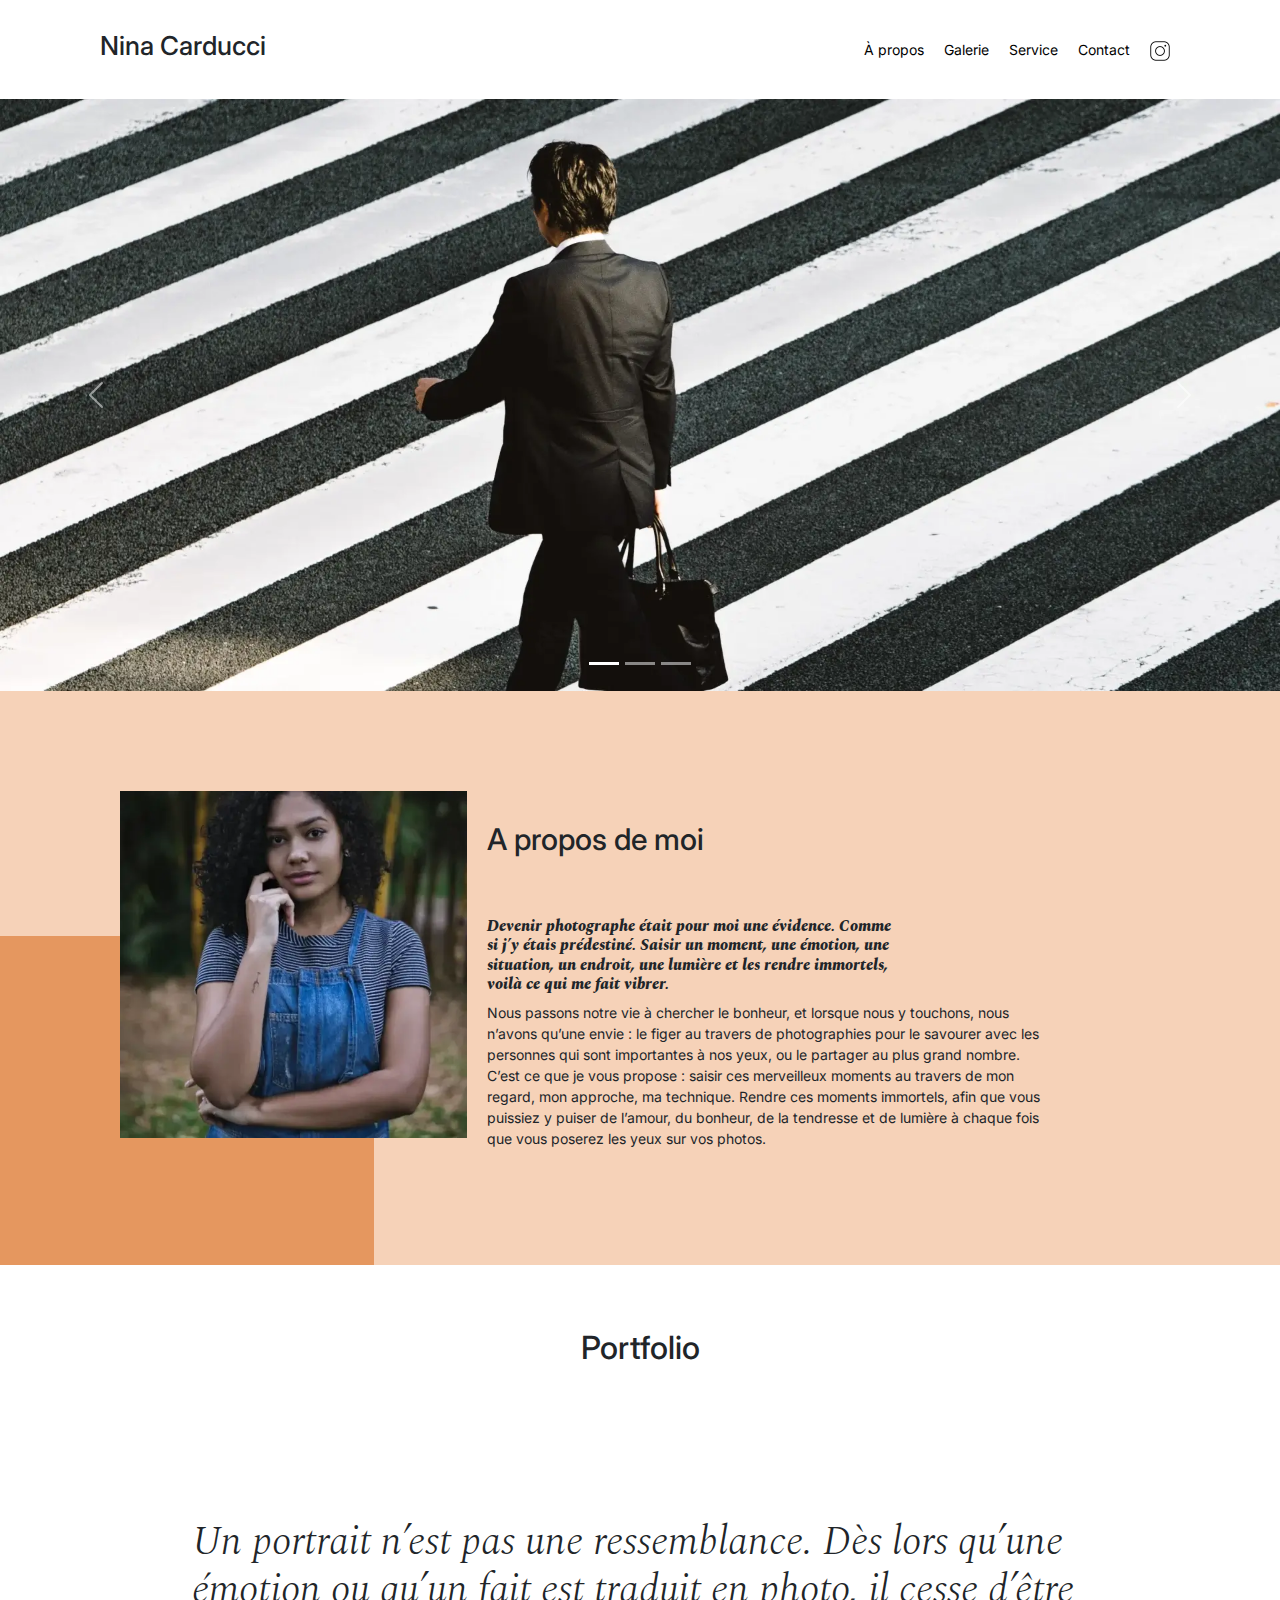
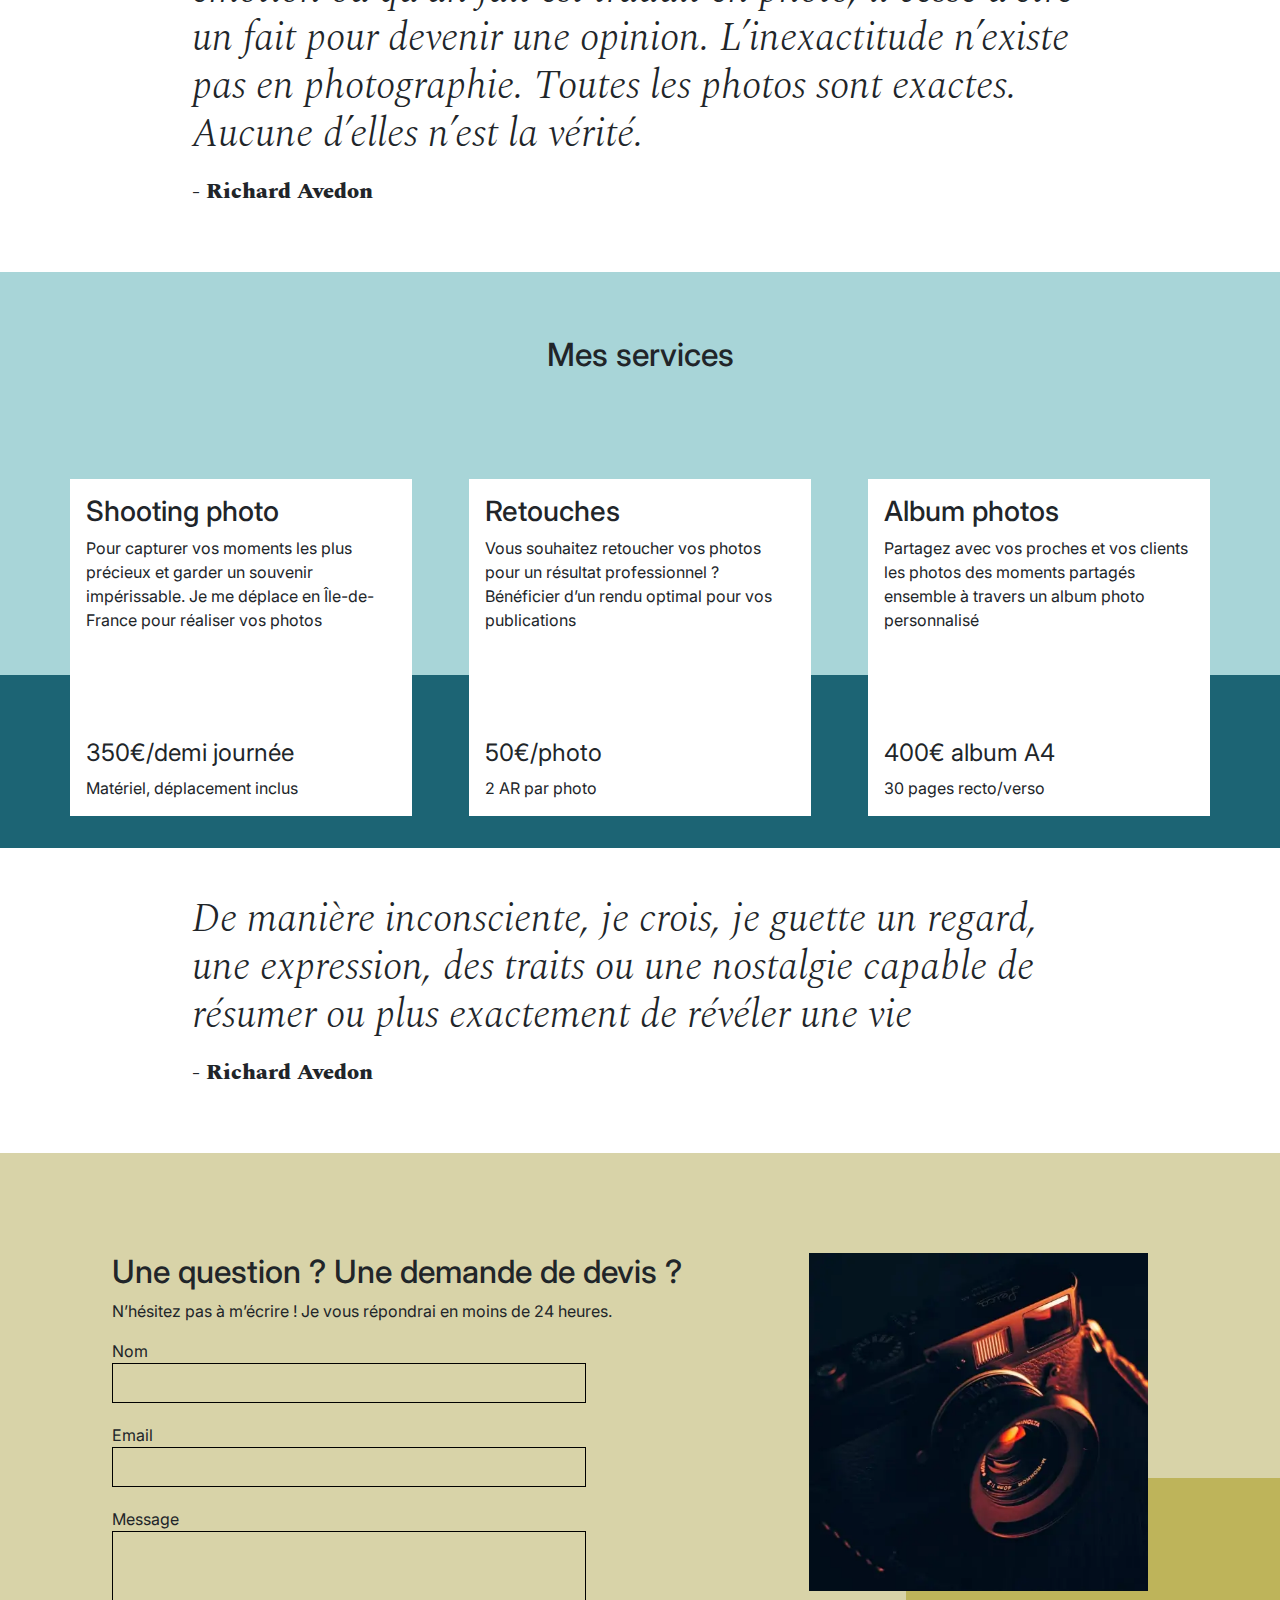
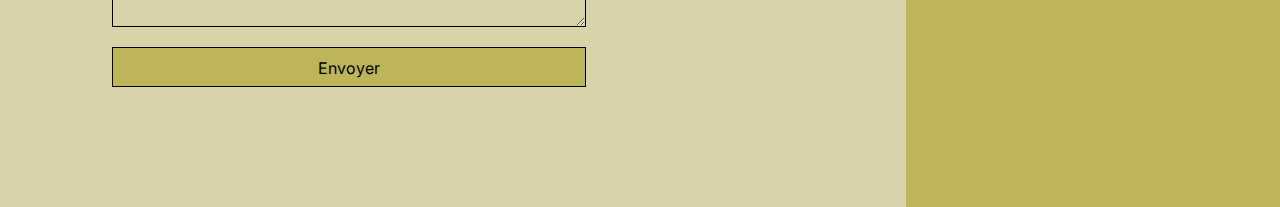
<file: index.html>
<!DOCTYPE html>
<html lang="fr">
<head>
	<meta charset="UTF-8">
	<meta name="viewport" content="width=device-width, initial-scale=1.0">
	<meta name="description" content="Nina Carducci, photographe professionnelle à Bordeaux, capture vos instants précieux avec authenticité et émotion. Mariages, portraits, événements." />

	<meta property="og:site_name" content="Nina Carducci Photographe">
	<meta property="og:type" content="website">
	<meta property="og:url" content="https://ninacarducci.github.io/"> 
	<meta property="og:title" content="Nina Carducci, photographe à Bordeaux- Portfolio">
	<meta property="og:description" content="Nina Carducci, photographe professionnelle à Bordeaux, capture vos instants précieux avec authenticité et émotion. Mariages, portraits, événements.">
	<meta property="og:image" content="https://linch022.github.io/Projet-8-OC/assets/images/nina.webp">
	<meta property="og:image:alt" content="Portrait de Nina Carducci">
	<meta property="og:locale" content="fr_FR">

	<meta name="twitter:card" content="summary_large_image">
	<meta name="twitter:site" content="@NinaCarducci">
	<meta name="twitter:title" content="Nina Carducci, photographe à Bordeaux- Portfolio">
	<meta name="twitter:description" content="Nina Carducci, photographe professionnelle à Bordeaux, capture vos instants précieux avec authenticité et émotion. Mariages, portraits, événements.">
	<meta name="twitter:url" content="https://ninacarducci.github.io/">
	<meta name="twitter:image" content="https://linch022.github.io/Projet-8-OC/assets/images/nina_twitter_v2.webp">
	<meta name="twitter:image:alt" content="Portrait de Nina Carducci">

	<link rel="stylesheet" href="./assets/bootstrap/bootstrap.min.css">
	<link rel="stylesheet" href="./assets/style.min.css">
	<link rel="preconnect" href="https://fonts.googleapis.com">
	<link rel="preconnect" href="https://fonts.gstatic.com" crossorigin>
	<link href="https://fonts.googleapis.com/css2?family=Inter&family=Spectral:ital,wght@0,400;1,300;1,400;1,800&display=swap" rel="stylesheet">
	<script src="./assets/bootstrap/bootstrap.bundle.min.js" defer></script>
	<script src="https://code.jquery.com/jquery-3.4.1.min.js" integrity="sha256-CSXorXvZcTkaix6Yvo6HppcZGetbYMGWSFlBw8HfCJo=" crossorigin="anonymous"></script>
	<script src="./assets/maugallery.min.js" defer></script>
	<script src="./assets/scripts.min.js" defer></script>
	<title>Nina Carducci, photographe à Bordeaux - Portfolio</title>
	<link rel="shortcut icon" type="image/png" href="./assets/images/favicon.ico"/>


	<script type="application/ld+json">
		{
		  "@context": "https://schema.org",
		  "@type": "LocalBusiness",
		  "name": "Nina Carducci",
		  "url": "https://ninacarducci.github.io/",
		  "image": "https://ninacarducci.github.io/assets/images/nina.webp",
		  "description": "Photographe spécialisée en portraits, mariages et événements. Capturer des moments uniques avec émotion et authenticité.",
		  "telephone": "+33 5 56 67 78 89",
		  "priceRange": "$$",
		  "address": {
			"@type": "PostalAddress",
			"streetAddress": "68 avenue Alsace-Lorraine",
			"addressLocality": "Bordeaux",
			"postalCode": "33200",
			"addressCountry": "FR"
		  },
		  "openingHours": "Mo-Fr 10:00-19:00",
		  "sameAs": [
			"https://www.instagram.com/ninacarducci.photo/?hl=fr"
		  ],
		  "hasOfferCatalog": {
			"@type": "OfferCatalog",
			"name": "Services de photographie",
			"itemListElement": [
			  {
				"@type": "Offer",
				"itemOffered": {
				  "@type": "Service",
				  "name": "Shooting photo",
				  "description": "Pour capturer vos moments les plus précieux et garder un souvenir impérissable. Je me déplace pour réaliser vos photos."
				},
				"priceSpecification": {
				  "@type": "PriceSpecification",
				  "price": 350,
				  "priceCurrency": "EUR"
				}
			  },
			  {
				"@type": "Offer",
				"itemOffered": {
				  "@type": "Service",
				  "name": "Retouches",
				  "description": "Vous souhaitez retoucher vos photos pour un résultat professionnel ? Bénéficiez d’un rendu optimal pour vos publications."
				},
				"priceSpecification": {
				  "@type": "PriceSpecification",
				  "price": 50,
				  "priceCurrency": "EUR"
				}
			  },
			  {
				"@type": "Offer",
				"itemOffered": {
				  "@type": "Service",
				  "name": "Album photos",
				  "description": "Partagez avec vos proches et vos clients les photos des moments partagés ensemble à travers un album photo personnalisé."
				},
				"priceSpecification": {
				  "@type": "PriceSpecification",
				  "price": 400,
				  "priceCurrency": "EUR"
				}
			  }
			]
		  }
		}
	</script>

</head>
<body>
	<header>
		<div class="top-header">
			<h1 class="name">Nina Carducci</h1>
			<nav class="nav">   
				<ul>
					<li><a href="#about">À propos</a></li>
					<li><a href="#gallery">Galerie</a></li>
					<li><a href="#services">Service</a></li>
					<li><a href="#contact">Contact</a></li>
					<li><a class="social-link" href="https://www.instagram.com/ninacarducci.photo/?hl=fr" target="_blank"><img src="assets/images/instagram.png" alt="Lien du profil Instagram de Nina Carducci"></a></li>
				</ul>
			</nav>
		</div>
	</header>
	<main>
		<div>
			<div id="carouselExampleIndicators" class="carousel slide" data-bs-ride="carousel">
				<div class="carousel-indicators">
					<button type="button" data-bs-target="#carouselExampleIndicators" data-bs-slide-to="0" class="active" aria-current="true" aria-label="Slide 1"></button>
					<button type="button" data-bs-target="#carouselExampleIndicators" data-bs-slide-to="1" aria-label="Slide 2"></button>
					<button type="button" data-bs-target="#carouselExampleIndicators" data-bs-slide-to="2" aria-label="Slide 3"></button>
				</div>
				<div class="carousel-inner">
					<div class="carousel-item active">
						<picture>
							<source srcset="./assets/images/slider/ryoji-iwata-mobile.webp" media="(max-width: 767px)">
							<source srcset="./assets/images/slider/ryoji-iwata.webp" media="(min-width: 768px)">
							<img src="./assets/images/slider/ryoji-iwata.webp" class="d-block w-100 carousel-img" alt="Photo de Ryoji Iwata">
						  </picture>
					</div>
					<div class="carousel-item">
						<picture>
							<source srcset="./assets/images/slider/nicholas-green-mobile.webp" media="(max-width: 767px)">
							<source srcset="./assets/images/slider/nicholas-green.webp" media="(min-width: 768px)">
							<img src="./assets/images/slider/nicholas-green.webp" class="d-block w-100" alt="Photo de Nicholas Green lors d'un événement" loading="lazy">
						  </picture>
					</div>
					<div class="carousel-item">
						<picture>
							<source srcset="./assets/images/slider/edward-cisneros-mobile.webp" media="(max-width: 767px)">
							<source srcset="./assets/images/slider/edward-cisneros.webp" media="(min-width: 768px)">
							<img src="./assets/images/slider/edward-cisneros.webp" class="d-block w-100" alt="Photo du mariage d'Edward Cisneros" loading="lazy">
						  </picture>
					</div>
				</div>
				<button class="carousel-control-prev" type="button" data-bs-target="#carouselExampleIndicators" data-bs-slide="prev" aria-label="Previous">
					<span class="carousel-control-prev-icon" aria-hidden="true"></span>
				</button>
				<button class="carousel-control-next" type="button" data-bs-target="#carouselExampleIndicators" data-bs-slide="next" aria-label="Next">
					<span class="carousel-control-next-icon" aria-hidden="true"></span>
				</button>
			</div>
		</div>
		<div id="about">
			<div class="picture left">
				<img src="./assets/images/nina.webp" alt="Portrait photo de Nina Carducci, photographe professionnelle">
			</div>
			<div id="about-me">
				<h2 class="about-me__title">A propos de moi</h2>
					<p class="about-me__introduction">Devenir photographe était pour moi une évidence. Comme si j’y étais prédestiné. Saisir un moment, une émotion, une situation, un endroit, une lumière et les rendre immortels, voilà ce qui me fait vibrer.</p>
				<p>Nous passons notre vie à chercher le bonheur, et lorsque nous y touchons, nous n’avons qu’une envie : le figer au travers de photographies pour le savourer avec les personnes qui sont importantes à nos yeux, ou le partager au plus grand nombre.
					C’est ce que je vous propose : saisir ces merveilleux moments au travers de mon regard, mon approche, ma technique. Rendre ces moments immortels, afin que vous puissiez y puiser de l’amour, du bonheur, de la tendresse et de lumière à chaque fois que vous poserez les yeux sur vos photos.</p>
				</div>
			</div>
			<div id="gallery">
				<h2 class="title">Portfolio</h2>
				<div class="container py-3">
					<div class="gallery" style="display: none">
						<img data-gallery-tag="Concert" class="gallery-item" src="./assets/images/gallery/concerts/aaron-paul.webp" alt="Photo du concert d'Aaron Paul"/>
						<img data-gallery-tag="Entreprises" class="gallery-item" src="./assets/images/gallery/entreprise/ali-morshedlou.webp" alt="Photo de l'homme d'affaire Ali Morshedlou"/>
						<img data-gallery-tag="Entreprises" class="gallery-item" src="./assets/images/gallery/entreprise/jason-goodman.webp" alt="Photo de l'équipe de Jason Goodman"/>
						<img data-gallery-tag="Mariages" class="gallery-item" src="./assets/images/gallery/mariage/hannah-busing.webp" alt="Photo du mariage d'Hannah Busing"/>
						<img data-gallery-tag="Portrait" class="gallery-item" src="./assets/images/gallery/portraits/ade-tunji.webp" alt="Portrait d'Ade Tunji"/>
						<img data-gallery-tag="Mariages" class="gallery-item" src="./assets/images/gallery/mariage/jakob-owens.webp" alt="Photo du mariage de Jakob Owens"/>
						<img data-gallery-tag="Portrait" class="gallery-item" src="./assets/images/gallery/portraits/nino-van-prattenburg.webp" alt="Portrait de nino Van Prattenburg"/>
						<img data-gallery-tag="Concert" class="gallery-item" src="./assets/images/gallery/concerts/austin-neill.webp" alt="Photo du concert d'Austin Neill"/>
						<img data-gallery-tag="Entreprises" class="gallery-item" src="./assets/images/gallery/entreprise/mateus-campos-felipe.webp" alt="Photo d'un collaborateur de l'entreprise de mateus Campos Felipe"/>
					</div>
				</div>
				<div class="quote">
					<figure>
						<blockquote>
							<p class="quote__text">Un portrait n’est pas une ressemblance. Dès lors qu’une émotion ou qu’un fait est traduit en photo, il cesse d’être un fait pour devenir une opinion. L’inexactitude n’existe pas en photographie. Toutes les photos sont exactes. Aucune d’elles n’est la vérité.</p>
						</blockquote>
						<figcaption class="quote__author">- Richard Avedon</figcaption>
					</figure>
				</div>
			</div>
			<div id="services">
				<h2 class="title">Mes services</h2>
				<div class="container">
					<div class="service">
						<div class="service__description">
							<h3>Shooting photo</h3>
							<p>Pour capturer vos moments les plus précieux et garder un souvenir impérissable. Je me déplace en Île-de-France pour réaliser vos photos</p>
						</div>
						<div class="service__price">
							<p>350€/demi journée</p>
							<span>Matériel, déplacement inclus</span>
						</div>
						
					</div>
					<div class="service">
						<div class="service__description">
							<h3>Retouches</h3>
							<p>Vous souhaitez retoucher vos photos pour un résultat professionnel ? Bénéficier d’un rendu optimal pour vos publications</p>
						</div>
						<div class="service__price">
							<p>50€/photo</p>
							<span>2 AR par photo</span>
						</div>
					</div>
					<div class="service">
						<div class="service__description">
							<h3>Album photos</h3>
							<p>Partagez avec vos proches et vos clients les photos des moments partagés ensemble à travers un album photo personnalisé</p>
						</div>
						<div class="service__price">
							<p>400€ album A4</p>
							<span>30 pages recto/verso</span>
						</div>
					</div>
				</div>
			</div>
			<div class="quote">
				<figure>
					<blockquote>
						<p class="quote__text">De manière inconsciente, je crois, je guette un regard, une expression, des traits ou une nostalgie capable de résumer ou plus exactement de révéler une vie</p>
					</blockquote>
					<figcaption class="quote__author">- Richard Avedon</figcaption>
				</figure>
			</div>
		</main>
			<footer id="contact">
				<div class="container">
					<div class="form-container">
						<form action="#" method="post">
							<fieldset>
								<legend>Une question ? Une demande de devis ?</legend>
								<p>N’hésitez pas à m’écrire ! Je vous répondrai en moins de 24 heures.</p>
					
								<label for="nom">Nom</label>
								<input type="text" name="nom" id="nom" required>
					
								<label for="email">Email</label>
								<input type="email" name="email" id="email" required>
					
								<label for="message">Message</label>
								<textarea name="message" id="message" cols="30" rows="10" required></textarea>
					
								<button type="submit">Envoyer</button>
							</fieldset>
						</form>
					</div>
					<div class="picture right">
						<img src="./assets/images/camera.webp" alt="">
					</div>
				</div>
			</footer>
		</body>
		</html>
</file>
<file: assets/style.min.css>
body{max-width:1920px;margin:auto}*{font-family:Inter,Arial,sans-serif;font-style:normal}header{position:sticky;top:0;z-index:2}.top-header{background-color:#fff;display:flex;justify-content:space-between;padding-inline:100px;padding-block:30px;align-items:center}.top-header .name{font-size:26px}.nav ul{display:flex;list-style-type:none;font-size:14px;margin-bottom:0}.nav li{padding-inline:10px}.nav a{text-decoration:none;color:#000}.social-link img{width:20px;height:20px}.carousel-img{max-width:1920px}#about{display:flex;background-color:#f6d2b8;padding-inline:100px;padding-block:100px;position:relative}.picture.left::before{content:' ';background-color:#e5975f;width:374px;height:329px;position:absolute;bottom:0;left:0;z-index:-1}.picture{flex:1;margin:0 20px;z-index:0}.picture img{width:100%}#about-me{flex:2}.about-me__title{margin-top:1em;margin-bottom:60px;font-size:30px}#about-me p{width:80%;font-size:14px}#about-me .about-me__introduction{font-size:1rem;font-family:Spectral,Georgia,serif;font-weight:800;font-style:italic;width:60%;line-height:1.2;margin-bottom:.5rem}.title{text-align:center;padding-block:2em}.gallery .nav{justify-content:center}.nav-pills .nav-link.active,.nav-pills .show>.nav-link{color:#000;background-color:#beb45a;border-radius:0}.nav-pills .nav-link{color:#000}.item-column{position:relative;margin-bottom:0!important;padding:0}.item-column::after{content:"";display:block;padding-bottom:100%}.gallery-item{position:absolute;width:100%;height:100%;object-fit:cover;padding:.5em}.mg-next,.mg-prev{width:30px;height:30px;border-radius:00%;justify-content:center;align-items:center;display:flex;font-size:24px}.quote{font-family:Spectral,Georgia,serif;font-style:italic;width:70%;margin:auto;padding-block:3em}.quote__text{font-family:Spectral,Georgia,serif;font-style:italic;font-weight:300;font-size:calc(1.375rem + 1.5vw);line-height:1.2;margin-bottom:.5rem}.quote__author{font-family:Spectral,Georgia,serif;font-weight:800;font-size:22px}#services{margin:auto;background-color:#a8d5d8;position:relative}#services .container::before{content:' ';background-color:#1c6474;position:absolute;width:100%;height:30%;bottom:0;left:0;z-index:0}#services .container{justify-content:space-between;display:flex;padding:2em 0}.service{background-color:#fff;max-width:390px;width:30%;height:337px;padding:1em;display:flex;flex-direction:column;justify-content:space-between;z-index:1}.service__price p{font-size:calc(1.275rem + .3vw);margin-bottom:.5rem;line-height:1.2}#contact{margin:auto;background-color:#d8d3a8;position:relative;padding-inline:100px;padding-block:100px}#contact .container{display:flex}.picture.right::before{content:' ';background-color:#beb45a;width:374px;height:329px;position:absolute;bottom:0;right:0;z-index:-1}.picture.left img,.picture.right img{aspect-ratio:1/1}.form-container{flex:2}fieldset,form{display:flex;flex-direction:column;width:100%;align-items:flex-start}form legend{font-size:calc(1.325rem + .9vw);margin-top:0;margin-bottom:.5rem;font-weight:500;line-height:1.2}form button,form input{width:70%;background-color:transparent;border:solid 1px;height:2.5em;margin-bottom:20px}form textarea{width:70%;background-color:transparent;border:solid 1px;height:5em;line-height:2.5em;font-size:1.2em;margin-bottom:20px}button[type=submit]{background-color:#beb45a;padding:.5em 1em}@media all and (min-width:1200px){form legend{font-size:2rem}.quote__text{font-size:2.5rem}.service__price p{font-size:1.5rem}}@media all and (max-width:1180px){.picture{flex:2}#about,#contact .container{align-items:center}.about-me__title{margin-top:0;margin-bottom:1em}#about-me .about-me__introduction,#about-me p{width:100%}}@media all and (max-width:1000px){#about{flex-direction:column}.picture{width:50%}.picture.left::before{width:100%;height:30%;position:absolute;bottom:auto;top:0;left:0;z-index:-1}.about-me__title{text-align:center;margin-top:1em}#services .container{flex-direction:column}.service{width:100%;max-width:100%;height:auto;margin:2em 0}.service__description{margin-bottom:1em}#services .container::before{width:30%;height:100%;bottom:0;right:0;left:auto;z-index:0}#contact .container{flex-direction:column}#contact .picture.right{margin-top:1em}.picture.right::before{width:100%;height:30%;position:absolute;bottom:0;right:0;z-index:-1}}@media all and (max-width:650px){.top-header{flex-direction:column;padding-inline:0}.top-header .nav,.top-header .nav ul{width:100%;padding:0}.top-header .nav li{flex:1;padding-block:1em;text-align:center}.picture.left::before,.picture.right::before{height:150px}#services .container{align-items:center}.service{max-width:90%}#about,#contact{padding-inline:2em;padding-block:2em}form{width:100%}.picture{width:80%}}
</file>
